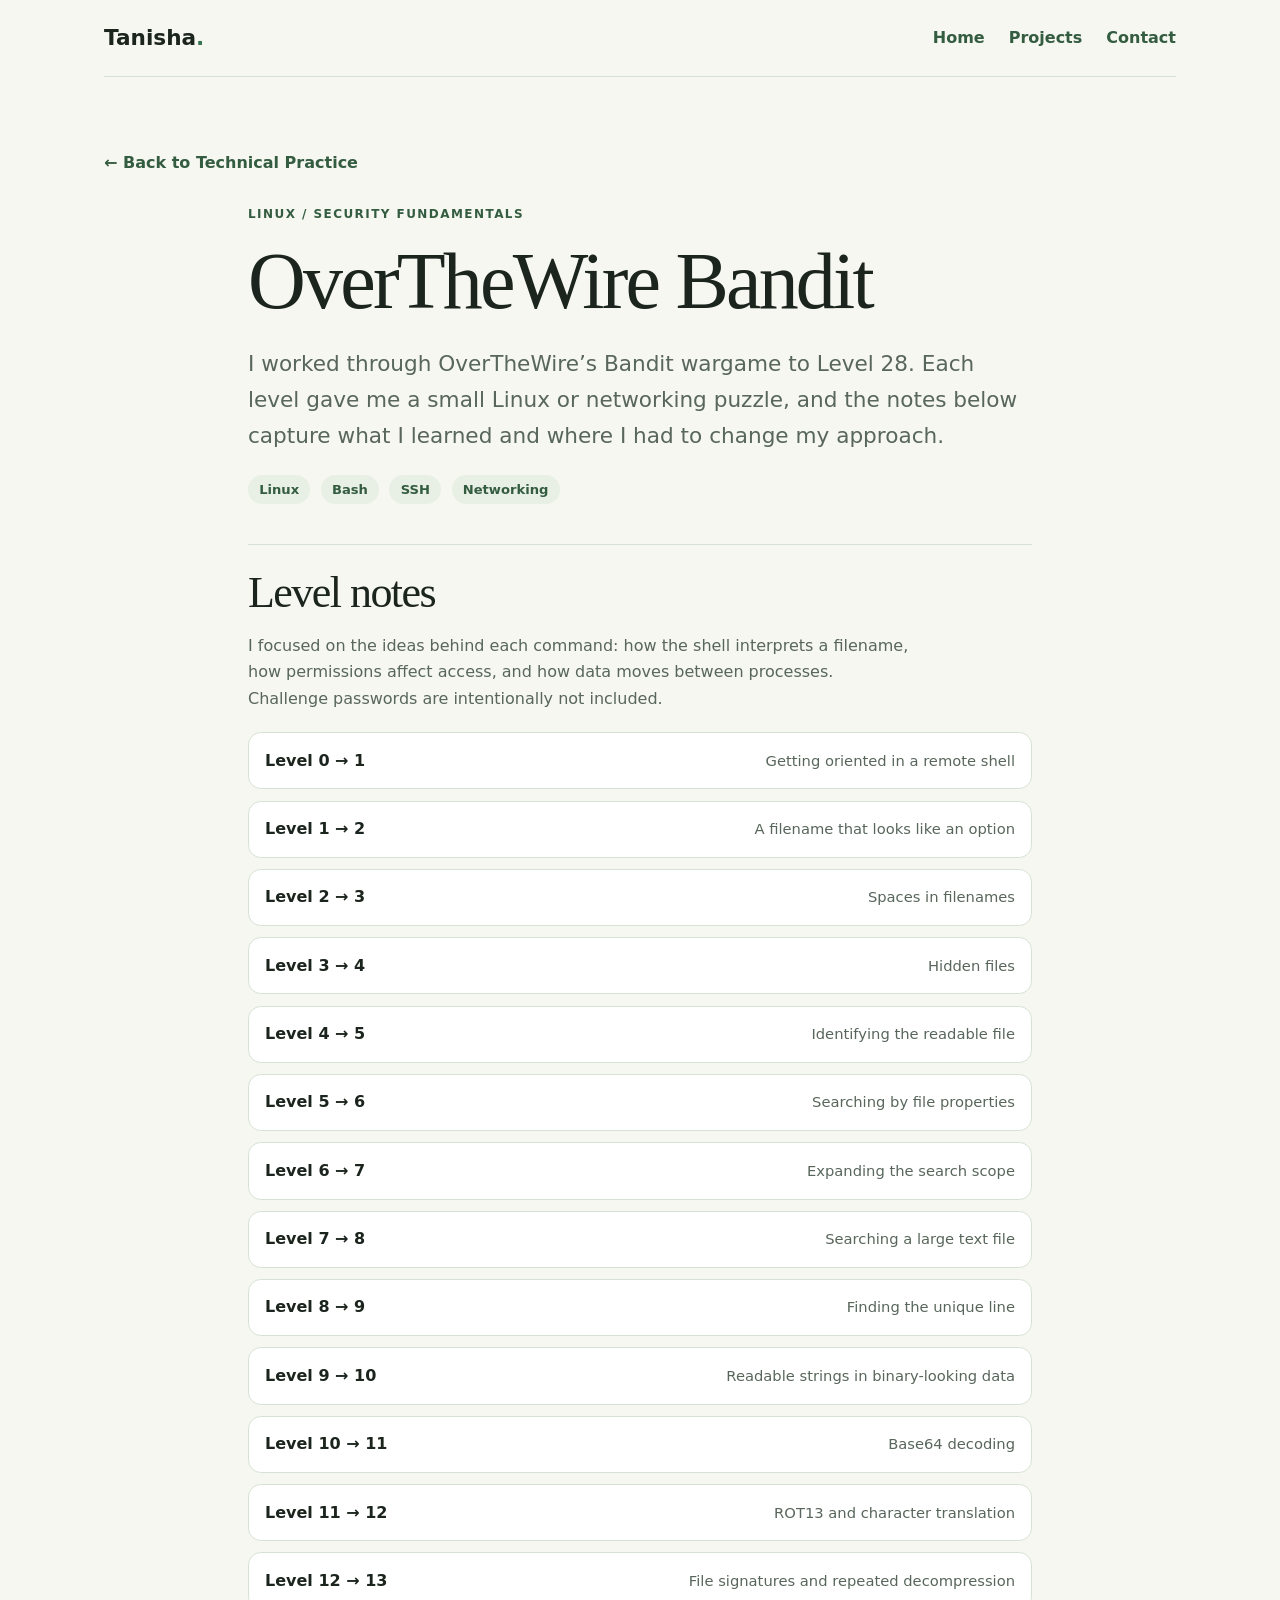
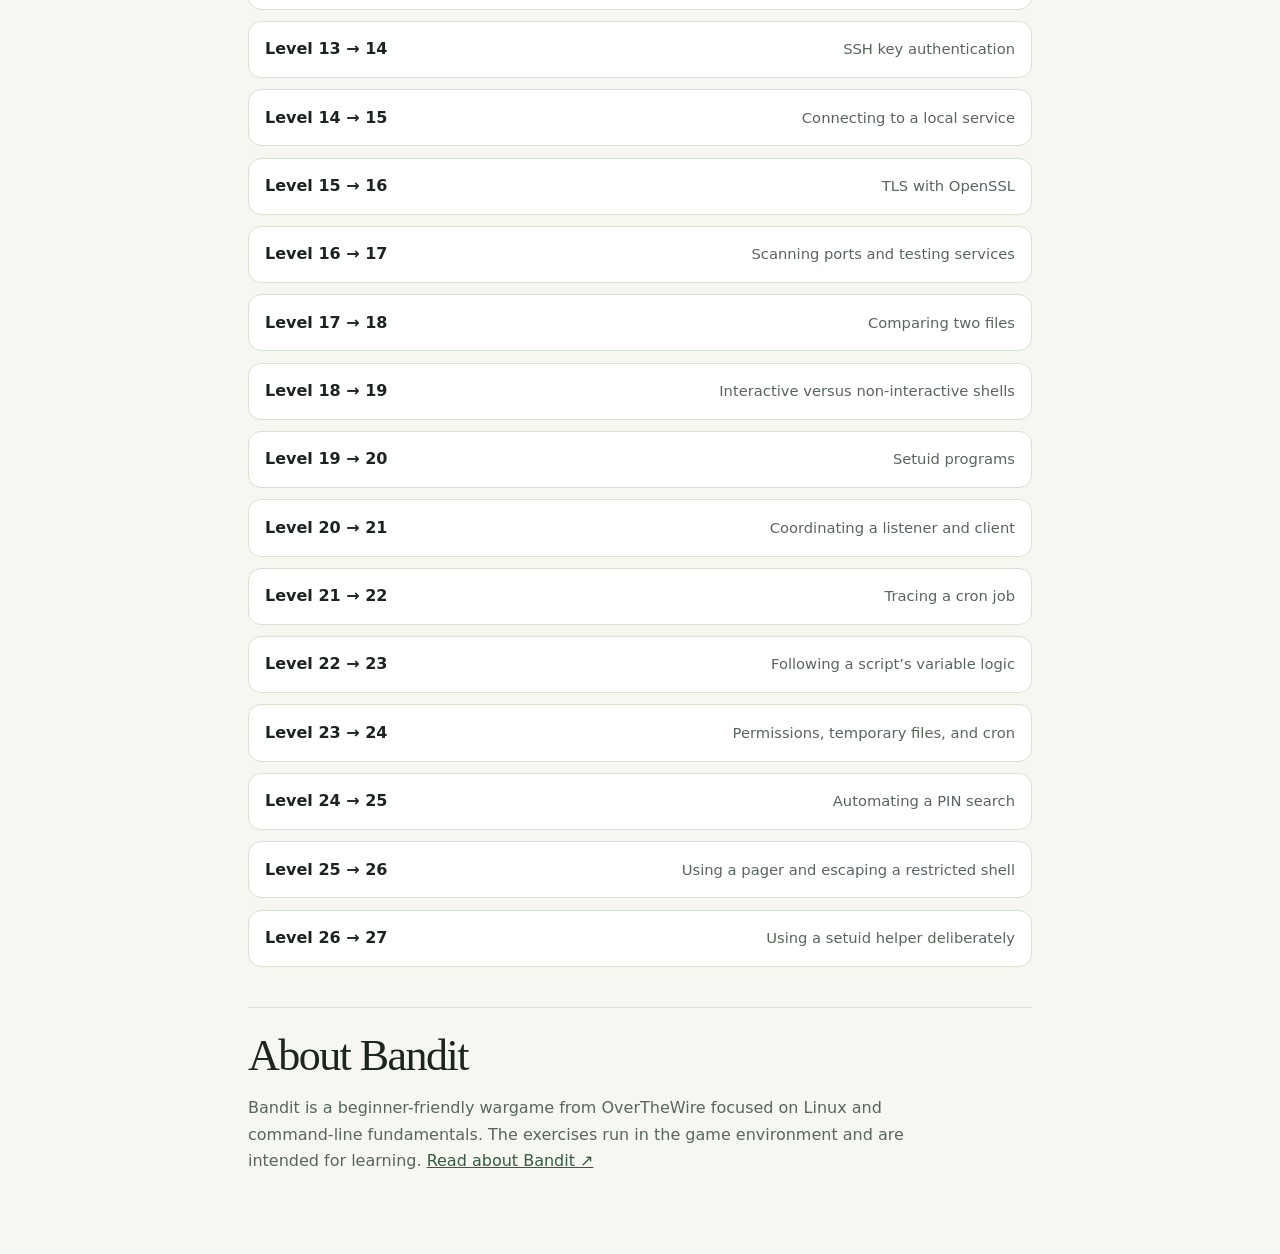
<file: bandit.html>
<!DOCTYPE html>
<html lang="en">
<head>
    <meta charset="UTF-8">
    <meta name="viewport" content="width=device-width, initial-scale=1.0">
    <title>OverTheWire Bandit | Tanisha</title>
    <link rel="stylesheet" href="style.css">
</head>
<body>
<a class="skip" href="#main">Skip to content</a>
<nav aria-label="Main navigation">
    <a class="brand" href="index.html">Tanisha<span>.</span></a>
    <div class="nav-links">
        <a href="index.html">Home</a>
        <a href="index.html#projects">Projects</a>
        <a href="index.html#contact">Contact</a>
    </div>
</nav>

<main id="main">
    <a href="index.html#practice" class="back-link">← Back to Technical Practice</a>
    <article class="project-detail">
        <p class="eyebrow">Linux / Security Fundamentals</p>
        <h1>OverTheWire Bandit</h1>
        <p class="project-intro">
            I worked through OverTheWire’s Bandit wargame to Level 28. Each level
            gave me a small Linux or networking puzzle, and the notes below capture
            what I learned and where I had to change my approach.
        </p>
        <div class="project-tags">
            <span>Linux</span>
            <span>Bash</span>
            <span>SSH</span>
            <span>Networking</span>
        </div>

        <h2>Level notes</h2>
        <p>
            I focused on the ideas behind each command: how the shell interprets a
            filename, how permissions affect access, and how data moves between
            processes. Challenge passwords are intentionally not included.
        </p>

        <div class="level-log">
            <details class="level-entry">
                <summary>Level 0 → 1 <span>Getting oriented in a remote shell</span></summary>
                <p>I used <code>pwd</code> and <code>ls -al</code> to understand where I was and what files were present, then read the supplied file. The first lesson was to inspect the environment before guessing.</p>
            </details>
            <details class="level-entry">
                <summary>Level 1 → 2 <span>A filename that looks like an option</span></summary>
                <p>A file named <code>-</code> is easy for a command to mistake for a flag or standard input. I learned to refer to it as <code>./-</code> so the path makes my intent explicit.</p>
            </details>
            <details class="level-entry">
                <summary>Level 2 → 3 <span>Spaces in filenames</span></summary>
                <p>The shell splits unquoted text on spaces, so I had to quote the filename (or escape its spaces) to make it one path instead of several arguments.</p>
            </details>
            <details class="level-entry">
                <summary>Level 3 → 4 <span>Hidden files</span></summary>
                <p>I used <code>ls -al</code> to reveal a hidden file, then used <code>file</code> to check its type before reading it. The challenge reinforced that a normal directory listing can hide useful entries.</p>
            </details>
            <details class="level-entry">
                <summary>Level 4 → 5 <span>Identifying the readable file</span></summary>
                <p>With many similarly named files, I used <code>file *</code> to inspect them in one pass and pick out the human-readable text. The useful move was narrowing the candidates by file type.</p>
            </details>
            <details class="level-entry">
                <summary>Level 5 → 6 <span>Searching by file properties</span></summary>
                <p>The target was buried in nested directories. I explored recursively, then used <code>find</code> with a size constraint and checked the candidate’s permissions and type. This was my first practice turning the clues into search filters.</p>
            </details>
            <details class="level-entry">
                <summary>Level 6 → 7 <span>Expanding the search scope</span></summary>
                <p>My first search stayed too close to the current directory. I moved up the filesystem and combined size, owner, and group filters; redirecting permission errors with <code>2&gt;/dev/null</code> kept the useful result visible.</p>
            </details>
            <details class="level-entry">
                <summary>Level 7 → 8 <span>Searching a large text file</span></summary>
                <p>I used <code>grep</code> to find the line containing a known marker in a large file. A precise search term was much faster than reading the file manually.</p>
            </details>
            <details class="level-entry">
                <summary>Level 8 → 9 <span>Finding the unique line</span></summary>
                <p>I learned that <code>uniq</code> only groups adjacent duplicates, so the lines need to be sorted first: <code>sort</code> followed by <code>uniq -u</code>. The ordering of a pipeline mattered.</p>
            </details>
            <details class="level-entry">
                <summary>Level 9 → 10 <span>Readable strings in binary-looking data</span></summary>
                <p>The file contained noisy, non-printable data. I filtered for printable characters and searched around the challenge’s marker rather than treating the entire file as ordinary text.</p>
            </details>
            <details class="level-entry">
                <summary>Level 10 → 11 <span>Base64 decoding</span></summary>
                <p>I recognized that the text was encoded rather than encrypted, then decoded it with <code>base64</code>. This helped distinguish a reversible representation from a security mechanism.</p>
            </details>
            <details class="level-entry">
                <summary>Level 11 → 12 <span>ROT13 and character translation</span></summary>
                <p>I used <code>tr</code> to map each letter to the character thirteen places away. Writing out the source and destination alphabets made the transformation easier to reason about.</p>
            </details>
            <details class="level-entry">
                <summary>Level 12 → 13 <span>File signatures and repeated decompression</span></summary>
                <p>This was a more involved file-format puzzle. I moved a copy into a temporary directory, inspected bytes with a hex dump, identified formats from their signatures, and repeatedly unpacked or decompressed the result. The tricky part was checking the file again after every transformation.</p>
            </details>
            <details class="level-entry">
                <summary>Level 13 → 14 <span>SSH key authentication</span></summary>
                <p>I learned to save a provided private key locally and use <code>ssh -i</code> to authenticate as the next account. This connected file handling with public-key login.</p>
            </details>
            <details class="level-entry">
                <summary>Level 14 → 15 <span>Connecting to a local service</span></summary>
                <p>I tried to identify what kind of service was listening, then connected to the local host and sent the data it expected. The key insight was that the task involved a port and a protocol, not another file to search.</p>
            </details>
            <details class="level-entry">
                <summary>Level 15 → 16 <span>TLS with OpenSSL</span></summary>
                <p>I used <code>openssl s_client</code> to establish a TLS connection to a host and port. I learned to use a protocol-aware client when a service expects an encrypted connection.</p>
            </details>
            <details class="level-entry">
                <summary>Level 16 → 17 <span>Scanning ports and testing services</span></summary>
                <p>I scanned a small port range with <code>nmap</code>, then tested the candidate services with OpenSSL. The challenge took some trial and error: an open port alone was not enough; I had to find the service that returned the expected kind of data.</p>
            </details>
            <details class="level-entry">
                <summary>Level 17 → 18 <span>Comparing two files</span></summary>
                <p>I used <code>diff</code> to compare the old and new files and identify the changed line. A comparison tool made a small difference easy to spot in otherwise similar data.</p>
            </details>
            <details class="level-entry">
                <summary>Level 18 → 19 <span>Interactive versus non-interactive shells</span></summary>
                <p>An interactive login triggered shell startup behavior that immediately ended my session. I had to understand what the shell was doing automatically and request the needed command in a non-interactive way instead.</p>
            </details>
            <details class="level-entry">
                <summary>Level 19 → 20 <span>Setuid programs</span></summary>
                <p>I inspected a setuid helper and learned that it runs with the file owner’s privileges. The important security lesson was how much access a program can expose if it accepts arbitrary commands.</p>
            </details>
            <details class="level-entry">
                <summary>Level 20 → 21 <span>Coordinating a listener and client</span></summary>
                <p>I used Netcat to listen on a port while the provided program connected back. Starting the listener in the background with <code>&amp;</code> let both sides run at once; figuring out the order and timing took some experimentation.</p>
            </details>
            <details class="level-entry">
                <summary>Level 21 → 22 <span>Tracing a cron job</span></summary>
                <p>I inspected the cron configuration and the script it launched, then followed the script to the temporary output file. This taught me to trace scheduled work from its configuration to its effects.</p>
            </details>
            <details class="level-entry">
                <summary>Level 22 → 23 <span>Following a script’s variable logic</span></summary>
                <p>The cron script built a filename from a username variable. I had to read the script carefully and run through its logic with the relevant account name to predict where it wrote the result.</p>
            </details>
            <details class="level-entry">
                <summary>Level 23 → 24 <span>Permissions, temporary files, and cron</span></summary>
                <p>I worked through which permissions let a scheduled script run, enter a directory, and write an output file. The subtle part was that directory execute permission controls traversal; I also compared <code>mkdir</code> with <code>mktemp</code> and saw why broad permissions such as <code>777</code> should not be the default choice.</p>
            </details>
            <details class="level-entry">
                <summary>Level 24 → 25 <span>Automating a PIN search</span></summary>
                <p>I generated the four-digit PIN candidates with a shell loop and piped them through one Netcat connection. My first script approach kept opening new connections; I learned to keep one connection open and stream all candidates through it.</p>
            </details>
            <details class="level-entry">
                <summary>Level 25 → 26 <span>Using a pager and escaping a restricted shell</span></summary>
                <p>I remembered that <code>more</code> becomes interactive when the output does not fit on screen. Making the terminal small enough opened that mode, from which I could launch an editor and switch to a usable shell. The challenge depended on understanding when a familiar command changes behavior.</p>
            </details>
            <details class="level-entry">
                <summary>Level 26 → 27 <span>Using a setuid helper deliberately</span></summary>
                <p>I inspected the helper’s permission bits, noticed the setuid bit, and used it to run a command with the next account’s privileges. This built on the earlier lesson about reading permission strings rather than treating them as decoration.</p>
            </details>
        </div>

        <h2>About Bandit</h2>
        <p>
            Bandit is a beginner-friendly wargame from OverTheWire focused on Linux
            and command-line fundamentals. The exercises run in the game environment
            and are intended for learning.
            <a href="https://overthewire.org/wargames/bandit/" target="_blank"
               rel="noopener noreferrer">Read about Bandit ↗</a>
        </p>
    </article>
</main>
</body>
</html>
</file>
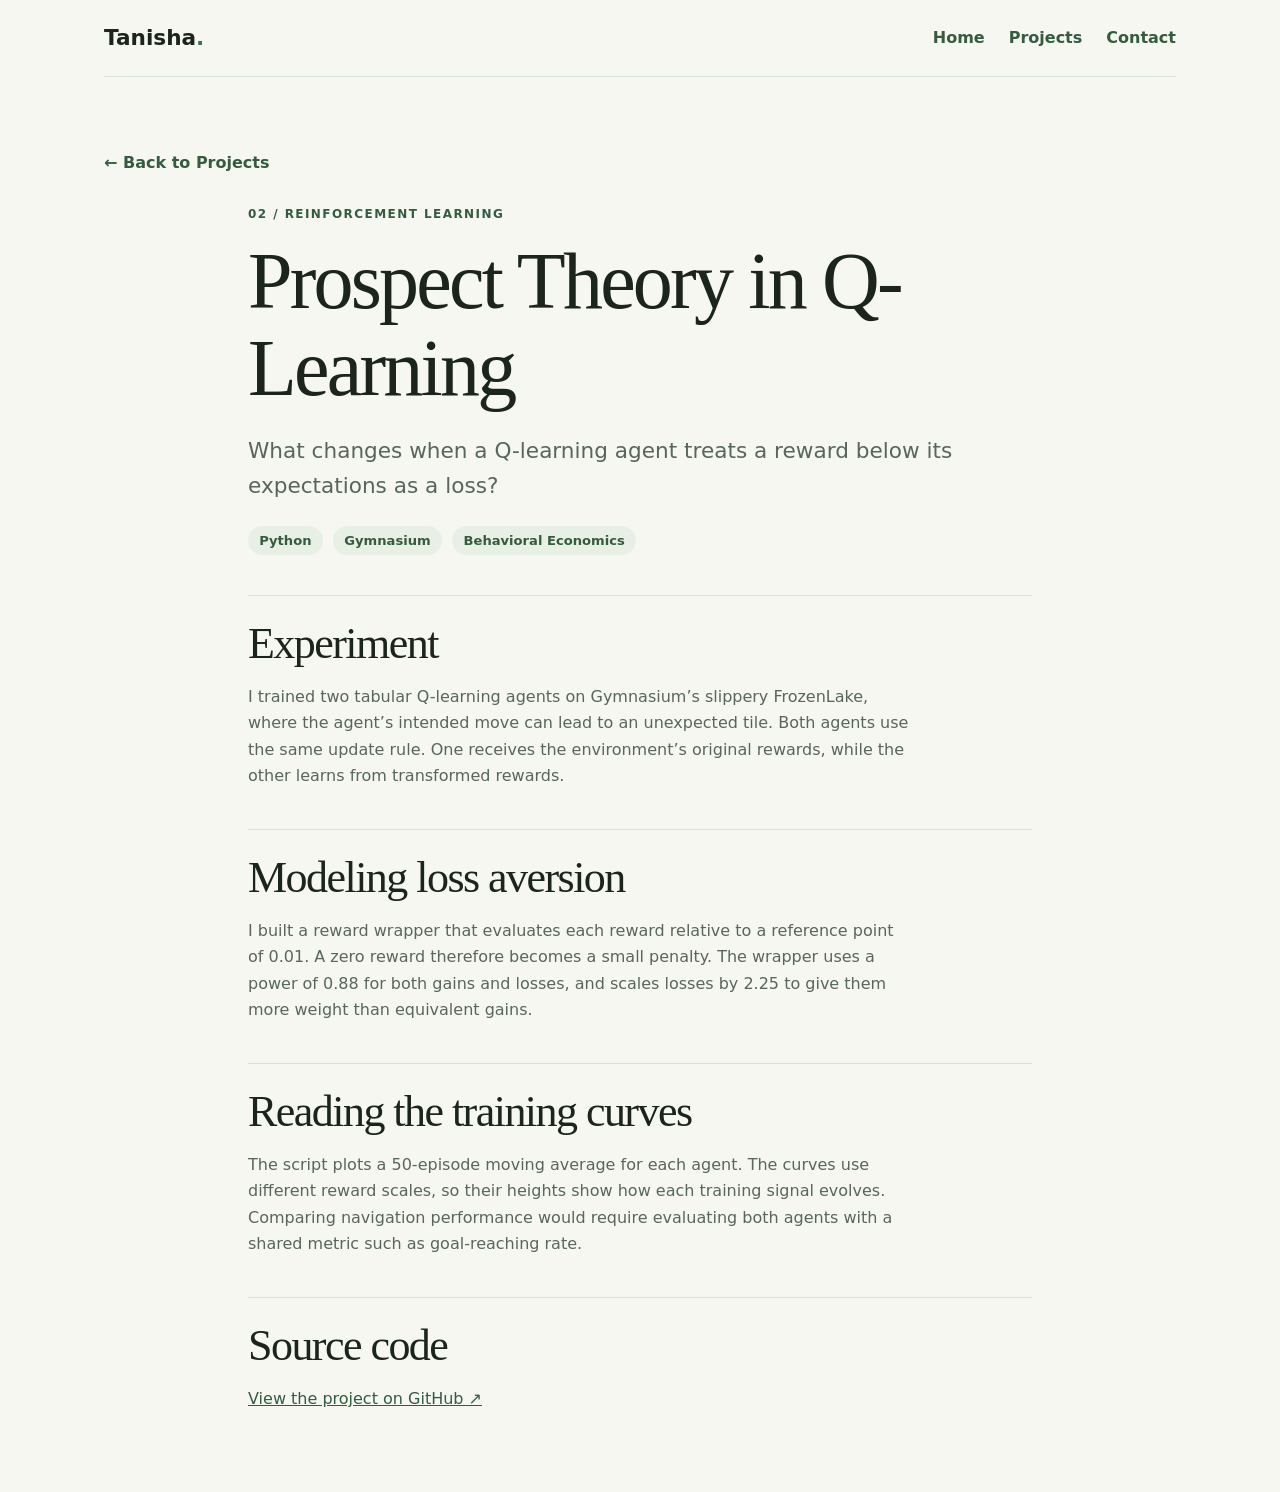
<file: prospect-theory.html>
<!DOCTYPE html>
<html lang="en">
<head>
    <meta charset="UTF-8">
    <meta name="viewport" content="width=device-width, initial-scale=1.0">
    <title>Prospect Theory in Q-Learning | Tanisha</title>
    <link rel="stylesheet" href="style.css">
</head>
<body>
<a class="skip" href="#main">Skip to content</a>
<nav aria-label="Main navigation">
    <a class="brand" href="index.html">Tanisha<span>.</span></a>
    <div class="nav-links">
        <a href="index.html">Home</a>
        <a href="index.html#projects">Projects</a>
        <a href="index.html#contact">Contact</a>
    </div>
</nav>


    <main id="main">
        <a href="index.html#projects" class="back-link">← Back to Projects</a>
        <article class="project-detail">
            <p class="eyebrow">02 / Reinforcement Learning</p>
            <h1>Prospect Theory in Q-Learning</h1>
            <p class="project-intro">
                What changes when a Q-learning agent treats a reward below its expectations as a loss?
            </p>
            <div class="project-tags">
                <span>Python</span>
                <span>Gymnasium</span>
                <span>Behavioral Economics</span>
            </div>

            <h2>Experiment</h2>
            <p>
                I trained two tabular Q-learning agents on Gymnasium’s slippery FrozenLake,
                where the agent’s intended move can lead to an unexpected tile.
                Both agents use the same update rule. One receives the environment’s
                original rewards, while the other learns from transformed rewards.
            </p>

            <h2>Modeling loss aversion</h2>
            <p>
                I built a reward wrapper that evaluates each reward relative to a
                reference point of 0.01. A zero reward therefore becomes a small penalty.
                The wrapper uses a power of 0.88 for both gains and losses, and scales losses
                by 2.25 to give them more weight than equivalent gains.
            </p>

            <h2>Reading the training curves</h2>
            <p>
                The script plots a 50-episode moving average for each agent.
                The curves use different reward scales, so their heights show how each
                training signal evolves. Comparing navigation performance would require
                evaluating both agents with a shared metric such as goal-reaching rate.
            </p>

            <h2>Source code</h2>
            <p>
                <a href="https://github.com/Tanisha7320/prospect_theory"
                   target="_blank" rel="noopener noreferrer">View the project on GitHub ↗</a>
            </p>
        </article>
    </main>
</body>
</html>
</file>
<file: style.css>
:root {
    color-scheme: light;
    --paper: #f5f7f0;
    --ink: #1b241d;
    --muted: #58665b;
    --accent: #345c40;
    --line: #d7e1d4;
    --soft: #e8efe4;
    --sage: #dce8d7;
    --deep-sage: #bfd2ba;
}

* { box-sizing: border-box; }

body {
    margin: 0;
    background: var(--paper);
    color: var(--ink);
    font: 1rem/1.65 system-ui, sans-serif;
}

a { color: var(--accent); }
a:focus-visible { outline: 3px solid #28764f; outline-offset: 5px; }
.skip { position: absolute; top: 0; left: 1rem; transform: translateY(-150%); }
.skip:focus { transform: none; background: white; padding: .5rem 1rem; z-index: 1; }

nav, main { width: min(100% - 2rem, 67rem); margin-inline: auto; }
nav {
    display: flex;
    justify-content: space-between;
    align-items: center;
    flex-wrap: wrap;
    gap: .25rem 1.5rem;
    padding-block: 1rem;
    border-bottom: 1px solid var(--line);
}

.brand { font-weight: 800; font-size: 1.35rem; text-decoration: none; color: var(--ink); }
.brand span, #about h1 span { color: #397553; }
.nav-links { display: flex; flex-wrap: wrap; gap: .25rem clamp(.5rem, 2vw, 1.5rem); }
.nav-links a { display: inline-flex; align-items: center; min-height: 44px; text-decoration: none; font-weight: 600; }
.nav-links a:hover, .back-link:hover { text-decoration: underline; text-underline-offset: .25em; }

main { padding-block: clamp(2rem, 5vw, 4.5rem); }
main > section + section { margin-top: clamp(2.75rem, 7vw, 5.5rem); }
#about, #contact {
    padding: clamp(1.5rem, 6vw, 4.5rem);
    border: 1px solid var(--line);
    border-radius: 1.5rem;
    background: var(--soft);
}
#about { background: radial-gradient(ellipse at top right, #cfe4d1, transparent 70%), var(--soft); }

h1, h2, h3 {
    margin: 0;
    font-family: Georgia, serif;
    font-weight: 500;
    line-height: 1.08;
    letter-spacing: -.035em;
}
h1 { font-size: clamp(2.6rem, 8vw, 6rem); }
h2 { font-size: clamp(1.85rem, 4vw, 2.75rem); }
h3 { font-size: clamp(1.65rem, 4vw, 2.4rem); }
p { color: var(--muted); max-width: 65ch; }
#about h1 + p, .project-intro { font-size: clamp(1.1rem, 2vw, 1.35rem); }
#about h1 + p { max-width: 48ch; }

.eyebrow {
    margin: 0 0 .85rem;
    color: var(--accent);
    font-size: .75rem;
    font-weight: 750;
    letter-spacing: .12em;
    text-transform: uppercase;
}
.actions, .project-tags { display: flex; flex-wrap: wrap; gap: .65rem; }
.actions { margin-top: 1.6rem; }
.button {
    display: inline-flex;
    align-items: center;
    min-height: 44px;
    padding: .55rem 1rem;
    border: 1px solid var(--accent);
    border-radius: .55rem;
    background: var(--accent);
    color: white;
    font-weight: 650;
    text-decoration: none;
}
.button.secondary { background: transparent; color: var(--accent); }
.button:hover { background: #163e2b; color: white; }

.project-card {
    display: block;
    margin-top: 1rem;
    border: 1px solid var(--line);
    border-radius: 1.25rem;
    background: white;
    text-decoration: none;
    color: inherit;
}
.project-card:hover, .project-card:focus-visible { border-color: var(--accent); box-shadow: 0 8px 24px #182d2512; }
.project { padding: clamp(1.25rem, 4vw, 2.75rem); }
.project-tags span {
    padding: .25rem .7rem;
    border-radius: 999px;
    background: var(--soft);
    color: var(--accent);
    font-size: .82rem;
    font-weight: 600;
}
.level-log { display: grid; gap: .7rem; margin-top: 1.25rem; }
.level-entry {
    border: 1px solid var(--line);
    border-radius: .8rem;
    background: white;
    overflow: hidden;
}
.level-entry summary {
    display: flex;
    align-items: baseline;
    justify-content: space-between;
    gap: .5rem 1rem;
    padding: .9rem 1rem;
    color: var(--ink);
    cursor: pointer;
    font-weight: 700;
    list-style-position: inside;
}
.level-entry summary span { color: var(--muted); font-size: .92rem; font-weight: 500; }
.level-entry[open] summary { border-bottom: 1px solid var(--line); }
.level-entry p { margin: 0; padding: .9rem 1rem 1rem; }
.level-entry code { padding: .08em .3em; border-radius: .25rem; background: var(--soft); color: var(--ink); font-size: .92em; }
.read-more { display: inline-block; margin-top: 1.25rem; color: var(--accent); font-weight: 700; }
.project-card:hover .read-more { text-decoration: underline; text-underline-offset: .25em; }

.back-link { display: inline-block; padding-block: .55rem; margin-bottom: 1.25rem; font-weight: 650; text-decoration: none; }
.project-detail { max-width: 49rem; margin-inline: auto; }
.project-detail h1 { font-size: clamp(2.55rem, 7vw, 5rem); }
.project-detail h2 { margin-top: 2.5rem; padding-top: 1.5rem; border-top: 1px solid var(--line); }
.equation, figure {
    margin: 1.5rem 0;
    padding: clamp(.65rem, 3vw, 1.5rem);
    background: white;
    border: 1px solid var(--line);
    border-radius: .75rem;
}
.equation { overflow-x: auto; text-align: center; }
.project-image { display: block; width: 100%; height: auto; }
.image-caption { margin-top: .8rem; font-size: .9rem; color: var(--muted); }

@media (max-width: 38rem) {
    .level-entry summary { display: list-item; }
    .level-entry summary span { display: block; margin: .25rem 0 0 1.2rem; }
}

@media (prefers-reduced-motion: no-preference) {
    #about { animation: arrive .55s ease-out both; }
    #about > * { animation: arrive .6s ease-out both; }
    #about h1 { animation-delay: .08s; }
    #about h1 + p { animation-delay: .15s; }
    #about .actions { animation-delay: .22s; }
    .project-detail { animation: arrive .5s ease-out both; }

    .project-card {
        transition: transform .22s ease, box-shadow .22s ease, border-color .22s ease;
    }

    .read-more, .button { transition: transform .22s ease, background-color .22s ease, color .22s ease; }
    .button:active { transform: scale(.97); }

    @media (hover: hover) {
        .project-card:hover { transform: translateY(-4px); }
        .project-card:hover .read-more { transform: translateX(5px); }
    }
}

@keyframes arrive {
    from { opacity: 0; transform: translateY(12px); }
    to { opacity: 1; transform: translateY(0); }
}
.button span { margin-inline-start: .35em; }

/* Editorial portfolio home */
.home-page { background: var(--paper); }
.site-nav, .home-main, .site-footer {
    width: min(100% - 3rem, 82rem);
    margin-inline: auto;
}
.site-nav {
    min-height: 5.5rem;
    padding-block: .8rem;
    border-bottom: 1px solid var(--line);
}
.site-nav .brand, .site-footer .brand {
    color: var(--ink);
    font-family: Georgia, serif;
    font-size: 1.45rem;
    font-style: italic;
    font-weight: 600;
    letter-spacing: -.04em;
}
.site-nav .brand span, .site-footer .brand span { color: var(--accent); }
.site-nav .nav-links { gap: clamp(1rem, 2.4vw, 2.4rem); }
.site-nav .nav-links a {
    color: var(--ink);
    font-size: .76rem;
    font-weight: 750;
    letter-spacing: .07em;
    text-transform: uppercase;
}
.nav-cta {
    display: inline-flex;
    align-items: center;
    justify-content: center;
    gap: .55rem;
    min-height: 2.85rem;
    padding: .65rem 1.15rem;
    border: 1px solid var(--ink);
    border-radius: 999px;
    background: var(--ink);
    color: white;
    font-size: .88rem;
    font-weight: 650;
    text-decoration: none;
    transition: transform .2s ease, background-color .2s ease;
}
.nav-cta > span:first-child { color: #a9d49d; font-size: .8rem; }
.nav-cta:hover { transform: translateY(-2px); background: var(--accent); }
.home-main { padding-block: 0 5rem; }
.hero {
    position: relative;
    display: grid;
    grid-template-columns: minmax(15rem, 1fr) minmax(19rem, 1.15fr) minmax(9.5rem, .48fr);
    align-items: center;
    gap: clamp(1.25rem, 3vw, 3.5rem);
    min-height: min(47rem, calc(100svh - 5.5rem));
    padding: clamp(2rem, 4.5vw, 4.5rem) clamp(0rem, 2vw, 1.5rem) 5.5rem;
    border: 0;
    border-radius: 0;
    background: radial-gradient(ellipse at 52% 48%, #e6eee1 0, #f5f7f0 57%);
}
.home-main > section + section { margin-top: 0; }
.hero-copy { position: relative; z-index: 1; max-width: 29rem; }
.hero .eyebrow { margin-bottom: 1.25rem; }
.hero h1 {
    color: #172019;
    font-family: Arial, Helvetica, sans-serif;
    font-size: clamp(3.1rem, 6.2vw, 6.7rem);
    font-weight: 400;
    letter-spacing: -.085em;
    line-height: .92;
}
.hero h1 em, .contact-section h2 em {
    font-family: Georgia, 'Times New Roman', serif;
    font-weight: 400;
    letter-spacing: -.065em;
}
.hero-tags { display: flex; flex-wrap: wrap; gap: .45rem; margin-top: 1.5rem; }
.hero-tags span {
    display: inline-flex;
    align-items: center;
    min-height: 2rem;
    padding: .35rem .75rem;
    border: 1px solid #cbd7c7;
    border-radius: 999px;
    background: #fbfcf8;
    color: var(--ink);
    font-size: .75rem;
    font-weight: 650;
}
.hero-summary { max-width: 29rem; margin: 1.35rem 0 0; font-size: .96rem; line-height: 1.7; }
.round-link {
    display: flex;
    width: clamp(8.2rem, 13vw, 10.5rem);
    aspect-ratio: 1;
    flex-direction: column;
    justify-content: center;
    margin-top: clamp(1.5rem, 4vw, 3.25rem);
    padding: 1.1rem;
    border: 1px solid var(--accent);
    border-radius: 50%;
    color: var(--ink);
    text-decoration: none;
    transition: background .25s ease, color .25s ease, transform .25s ease;
}
.round-link:hover { transform: rotate(-4deg); background: var(--accent); color: white; }
.round-kicker { margin-bottom: .4rem; font-size: .62rem; letter-spacing: .08em; text-transform: uppercase; }
.round-title { font-size: clamp(1.05rem, 1.6vw, 1.45rem); font-weight: 550; line-height: 1.08; }
.hero-portrait-wrap { display: flex; justify-content: center; align-items: center; min-width: 0; }
.portrait-halo {
    width: min(100%, 28rem);
    aspect-ratio: .78;
    padding: clamp(.55rem, 1.3vw, 1.15rem);
    border-radius: 50% / 43%;
    background: #f9fbf6;
    box-shadow: 0 0 0 1px #dbe6d6, 0 24px 70px #82957e2b;
    overflow: hidden;
}
.hero-portrait {
    display: block;
    width: 100%;
    height: 100%;
    border-radius: 50% / 43%;
    object-fit: cover;
    object-position: center 24%;
    background: var(--sage);
}
.hero-focus { align-self: center; }
.focus-label { margin: 0 0 1.3rem; font-size: .68rem; font-weight: 750; letter-spacing: .1em; }
.focus-item { padding: 1.05rem 0; border-top: 1px solid var(--line); }
.focus-item > span { color: var(--accent); font-size: .65rem; font-weight: 750; letter-spacing: .08em; }
.focus-item p { margin: .35rem 0 0; color: var(--ink); font-size: clamp(.9rem, 1.1vw, 1.05rem); line-height: 1.35; }
.hero-footer {
    position: absolute;
    right: clamp(0rem, 2vw, 1.5rem);
    bottom: 1.2rem;
    left: clamp(0rem, 2vw, 1.5rem);
    display: flex;
    align-items: center;
    justify-content: space-between;
    gap: 1rem;
    padding-top: 1rem;
    border-top: 1px solid var(--line);
}
.hero-footer p { margin: 0; font-size: .78rem; font-weight: 600; }
.hero-socials { display: flex; gap: 1.2rem; }
.hero-socials a, .site-footer > a:last-child {
    color: var(--ink);
    font-size: .78rem;
    font-weight: 650;
    text-decoration: none;
}
.hero-socials a:hover, .site-footer > a:last-child:hover { text-decoration: underline; text-underline-offset: .25em; }
.work-section, .practice-section { padding-top: clamp(3rem, 7vw, 6rem); }
.section-heading { display: flex; align-items: end; justify-content: space-between; gap: 1.5rem; margin-bottom: 1.5rem; }
.section-heading .eyebrow { margin-bottom: .6rem; }
.section-heading h2, .contact-section h2 { color: var(--ink); font-size: clamp(2.25rem, 4vw, 3.75rem); }
.section-heading > p { max-width: 25rem; margin: 0 0 .25rem; font-size: .92rem; }
.work-grid { display: grid; grid-template-columns: repeat(2, minmax(0, 1fr)); gap: 1rem; }
.work-grid .project-card { margin-top: 0; border-color: var(--line); border-radius: 1.1rem; background: #fbfcf8; }
.work-grid .project { padding: clamp(1.35rem, 3vw, 2.5rem); }
.work-grid h3 { margin-bottom: .9rem; color: var(--ink); font-size: clamp(1.55rem, 2.5vw, 2.2rem); }
.work-grid .project > p:not(.eyebrow) { min-height: 3.3em; }
.work-grid .project-tags { margin-top: 1.15rem; }
.work-grid .project-tags span { background: var(--soft); }
.practice-card {
    display: grid;
    grid-template-columns: 1.2fr .8fr;
    gap: 2rem;
    align-items: end;
    padding: clamp(1.4rem, 4vw, 2.75rem);
    border: 1px solid var(--line);
    border-radius: 1.1rem;
    background: #eaf1e6;
    color: inherit;
    text-decoration: none;
    transition: border-color .2s ease, transform .2s ease;
}
.practice-card:hover { transform: translateY(-3px); border-color: var(--accent); }
.practice-card h3 { color: var(--ink); font-size: clamp(1.7rem, 3vw, 2.5rem); }
.practice-card p:not(.eyebrow) { margin-bottom: 0; }
.practice-meta { display: flex; flex-direction: column; align-items: flex-end; gap: 1rem; }
.practice-meta .read-more { margin-top: 0; }
.contact-section {
    display: grid;
    grid-template-columns: 1.1fr .9fr;
    gap: 2rem;
    align-items: end;
    margin-top: clamp(3rem, 7vw, 6rem);
    padding: clamp(1.6rem, 5vw, 4rem);
    border: 0;
    border-radius: 1.2rem;
    background: var(--sage);
}
.contact-section .eyebrow { margin-bottom: .75rem; }
.contact-section h2 { line-height: 1.02; }
.contact-copy p { margin-top: 0; }
.contact-cta { margin-top: .6rem; }
.site-footer { display: flex; align-items: center; justify-content: space-between; gap: 1rem; padding-block: 1.3rem 2rem; border-top: 1px solid var(--line); }
.site-footer p { margin: 0; font-size: .78rem; }

@media (max-width: 900px) {
    .hero { grid-template-columns: minmax(0, 1fr) minmax(15rem, .9fr); min-height: 0; padding-bottom: 7rem; }
    .hero-portrait-wrap { grid-column: 2; grid-row: 1 / span 2; }
    .hero-focus { grid-column: 1 / -1; display: grid; grid-template-columns: repeat(3, 1fr); gap: 1rem; margin-top: 1rem; }
    .focus-label { grid-column: 1 / -1; margin-bottom: 0; }
    .focus-item { padding-top: .8rem; }
}
@media (max-width: 620px) {
    .site-nav, .home-main, .site-footer { width: min(100% - 2rem, 82rem); }
    .site-nav { gap: .5rem; min-height: 4.5rem; }
    .site-nav .brand { font-size: 1.2rem; }
    .site-nav .nav-links { order: 3; width: 100%; justify-content: space-between; }
    .site-nav .nav-links a { min-height: 2.5rem; font-size: .68rem; }
    .site-nav .nav-cta { min-height: 2.5rem; padding: .5rem .8rem; font-size: .76rem; }
    .hero { display: flex; flex-direction: column; align-items: stretch; gap: 1.75rem; padding: 2.5rem 0 6rem; }
    .hero-copy { max-width: none; }
    .hero h1 { font-size: clamp(3.5rem, 16vw, 5.25rem); }
    .hero-summary { max-width: 34rem; }
    .round-link { width: 8.5rem; margin-top: 1.4rem; }
    .hero-portrait-wrap { order: 2; }
    .portrait-halo { width: min(78vw, 22rem); }
    .hero-focus { order: 3; display: grid; grid-template-columns: 1fr; gap: 0; margin-top: .3rem; }
    .focus-label { margin-bottom: .4rem; }
    .focus-item { display: grid; grid-template-columns: 2.2rem 1fr; gap: .5rem; padding: .8rem 0; }
    .focus-item p { margin: 0; }
    .hero-footer { right: 0; left: 0; bottom: .7rem; }
    .hero-footer p { max-width: 15rem; font-size: .7rem; }
    .hero-socials { gap: .8rem; }
    .hero-socials a { font-size: .7rem; }
    .section-heading { display: block; }
    .section-heading > p { margin-top: .8rem; }
    .work-grid { grid-template-columns: 1fr; }
    .work-grid .project > p:not(.eyebrow) { min-height: 0; }
    .practice-card, .contact-section { grid-template-columns: 1fr; gap: 1.3rem; }
    .practice-meta { align-items: flex-start; }
    .contact-section { padding: 1.5rem; }
    .site-footer { flex-wrap: wrap; }
    .site-footer p { order: 3; width: 100%; }
}

/* Scrapbook portfolio direction */
.scrapbook-home {
    --paper: #f4f3eb;
    --ink: #22231f;
    --muted: #5f6259;
    --accent: #55714f;
    --line: #d4d8c9;
    --soft: #e6ebdd;
    --coral: #e45a3b;
    min-height: 100vh;
    background:
        radial-gradient(ellipse at 68% 32%, #e6eadf 0, transparent 42%),
        var(--paper);
    color: var(--ink);
}
.scrap-header, .scrap-main, .scrap-footer {
    width: min(100% - 4rem, 88rem);
    margin-inline: auto;
}
.scrap-header {
    display: flex;
    align-items: center;
    justify-content: space-between;
    gap: 1.5rem;
    min-height: 5rem;
    border-bottom: 1px solid var(--line);
}
.scrap-brand {
    color: var(--ink);
    font-family: Georgia, serif;
    font-size: 1.35rem;
    font-style: italic;
    font-weight: 700;
    text-decoration: none;
}
.scrap-brand:first-letter { color: var(--accent); }
.scrap-header nav { display: flex; justify-content: flex-end; gap: clamp(1.2rem, 3vw, 3rem); width: auto; margin: 0; padding: 0; border: 0; }
.scrap-header nav a {
    display: inline-flex;
    align-items: center;
    min-height: 44px;
    color: var(--ink);
    font-size: .78rem;
    font-weight: 750;
    letter-spacing: .08em;
    text-decoration: none;
    text-transform: uppercase;
}
.scrap-header nav a:hover { color: var(--accent); }
.scrap-header nav a span { margin-left: .3rem; color: var(--accent); }
.scrap-main { padding-block: 0 4rem; }
.scrap-hero {
    display: grid;
    grid-template-columns: minmax(0, 1.65fr) minmax(16rem, .72fr);
    gap: clamp(2rem, 6vw, 6rem);
    align-items: center;
    min-height: min(54rem, calc(100vh - 5rem));
    padding-block: clamp(2.25rem, 5vw, 4rem) clamp(3rem, 7vw, 6rem);
    border-bottom: 1px solid var(--line);
}
.scrap-intro { position: relative; min-width: 0; }
.scrap-eyebrow {
    margin: 0 0 1.1rem;
    color: var(--ink);
    font-size: .74rem;
    font-weight: 750;
    letter-spacing: .16em;
    line-height: 1.4;
    text-transform: uppercase;
}
.scrap-intro h1 { position: relative; margin: 0; }
.hello-line {
    display: block;
    margin-bottom: -.04em;
    font-family: Georgia, 'Times New Roman', serif;
    font-size: clamp(3.2rem, 7vw, 7rem);
    font-style: italic;
    font-weight: 400;
    letter-spacing: -.075em;
    line-height: .95;
}
.name-line {
    position: relative;
    display: inline-block;
    font-family: Arial, Helvetica, sans-serif;
    font-size: clamp(5rem, 13vw, 12rem);
    font-weight: 800;
    letter-spacing: -.09em;
    line-height: .95;
}
.name-period { color: var(--coral); letter-spacing: -.08em; }
.name-line::after {
    position: absolute;
    right: 0;
    bottom: -.09em;
    left: .02em;
    height: .13em;
    background: url("data:image/svg+xml,%3Csvg xmlns='http://www.w3.org/2000/svg' viewBox='0 0 500 28'%3E%3Cpath d='M2 16 C36 0 55 26 92 13 S150 1 183 15 242 27 278 12 337 2 372 16 435 25 498 8' fill='none' stroke='%23e45a3b' stroke-width='6' stroke-linecap='round'/%3E%3C/svg%3E") center / 100% 100% no-repeat;
    content: "";
}
.dog-sticker {
    position: absolute;
    top: 39%;
    left: clamp(17rem, 38vw, 36rem);
    width: clamp(3.3rem, 6vw, 5.25rem);
    transform: rotate(8deg);
    filter: drop-shadow(0 5px 2px #22231f14);
}
.photo-stack {
    position: relative;
    display: flex;
    align-items: flex-start;
    gap: clamp(.8rem, 2vw, 1.8rem);
    width: min(100%, 59rem);
    margin-top: clamp(1.4rem, 3vw, 2.8rem);
    padding: .2rem .5rem 1.5rem;
}
.polaroid {
    position: relative;
    z-index: 1;
    margin: 0;
    padding: .65rem .65rem .8rem;
    background: #fffefa;
    box-shadow: 0 13px 30px #353a3026;
}
.polaroid img { display: block; width: 100%; background: var(--soft); object-fit: cover; }
.polaroid figcaption {
    padding: .65rem .15rem .05rem;
    color: #4c5147;
    font-family: Georgia, 'Times New Roman', serif;
    font-size: clamp(.72rem, 1.15vw, 1rem);
    font-style: italic;
    line-height: 1.2;
}
.portrait-print { width: 44%; transform: rotate(-4deg) translateY(.3rem); }
.portrait-print img { aspect-ratio: 1.25; object-position: center 42%; }
.river-print { width: 39%; margin-top: .7rem; transform: rotate(3deg); }
.river-print img { aspect-ratio: .92; object-position: center 65%; }
.about-note {
    align-self: center;
    padding: clamp(1.4rem, 2.8vw, 2.5rem);
    border: 1px solid #d6ddcf;
    border-radius: 1rem;
    background: #e8eee2e8;
    box-shadow: 0 18px 45px #4e63450c;
}
.about-note .scrap-eyebrow { color: var(--accent); }
.about-note p:not(.scrap-eyebrow) { margin: 0; color: #424940; font-size: clamp(.98rem, 1.2vw, 1.08rem); line-height: 1.8; }
.about-note .about-copy { margin-bottom: 1.1rem !important; color: var(--ink) !important; font-size: clamp(1.08rem, 1.35vw, 1.2rem) !important; font-weight: 550; line-height: 1.65 !important; }
.about-rule { width: 3rem; height: 2px; margin: 1.4rem 0 .8rem; background: var(--coral); }
.about-note .about-signoff { color: var(--accent) !important; font-family: Georgia, 'Times New Roman', serif; font-size: .95rem !important; font-style: italic; }
.scrap-projects { padding-top: clamp(3.5rem, 7vw, 6.5rem); }
.scrap-section-head { display: flex; align-items: end; justify-content: space-between; margin-bottom: 1.5rem; }
.scrap-section-head .scrap-eyebrow { margin-bottom: .35rem; color: var(--accent); }
.scrap-section-head h2, .scrap-contact h2 { margin: 0; color: var(--ink); font-family: Arial, Helvetica, sans-serif; font-size: clamp(2.8rem, 6vw, 5rem); font-weight: 700; letter-spacing: -.075em; line-height: 1; }
.scrap-section-head h2 span, .scrap-contact h2 span { color: var(--coral); }
.scrap-project-grid { display: grid; grid-template-columns: repeat(3, minmax(0, 1fr)); gap: 1rem; }
.scrap-project-card {
    display: grid;
    grid-template-columns: auto 1fr;
    gap: .95rem;
    min-height: 17rem;
    padding: clamp(1.15rem, 2vw, 1.7rem);
    border: 1px solid var(--line);
    border-radius: .7rem;
    background: #fbfbf6;
    color: inherit;
    text-decoration: none;
    transition: transform .2s ease, box-shadow .2s ease, border-color .2s ease;
}
.scrap-project-card:hover { transform: translateY(-4px); border-color: var(--accent); box-shadow: 0 12px 30px #364b3317; }
.scrap-project-num { color: var(--accent); font-size: .72rem; font-weight: 750; letter-spacing: .08em; }
.scrap-project-card .scrap-eyebrow { margin-bottom: .65rem; color: var(--muted); font-size: .66rem; }
.scrap-project-card h3 { margin: 0 0 .8rem; color: var(--ink); font-family: Georgia, 'Times New Roman', serif; font-size: clamp(1.3rem, 2vw, 1.75rem); font-weight: 500; letter-spacing: -.04em; line-height: 1.1; }
.scrap-project-card p:not(.scrap-eyebrow) { margin: 0; font-size: .9rem; line-height: 1.65; }
.scrap-link { display: inline-block; margin-top: 1.2rem; color: var(--accent); font-size: .82rem; font-weight: 750; }
.scrap-link span { color: var(--coral); }
.scrap-contact {
    display: flex;
    justify-content: space-between;
    align-items: end;
    gap: 2rem;
    margin-top: clamp(4rem, 8vw, 7rem);
    padding: clamp(1.6rem, 4vw, 3.5rem);
    border-radius: .9rem;
    background: #e1e9d9;
}
.scrap-contact .scrap-eyebrow { color: var(--accent); }
.scrap-contact h2 { font-size: clamp(2.6rem, 5.5vw, 4.5rem); }
.scrap-contact > div:first-child > p:last-child { max-width: 35rem; margin: 1rem 0 0; }
.contact-links { display: flex; flex-direction: column; align-items: flex-end; gap: .75rem; min-width: 10rem; }
.contact-links a { color: var(--ink); font-size: 1.05rem; font-weight: 700; text-decoration: none; }
.contact-links a span { color: var(--accent); }
.contact-links a:hover { text-decoration: underline; text-underline-offset: .25em; }
.scrap-footer { display: flex; align-items: center; justify-content: space-between; gap: 1rem; padding-block: 1.2rem 2rem; color: var(--muted); font-size: .78rem; }
.scrap-footer a { color: var(--ink); text-decoration: none; }
.scrap-footer a:hover { text-decoration: underline; }
@media (pointer: fine) {
    :root { --circle-cursor: url("data:image/svg+xml,%3Csvg%20xmlns%3D%22http%3A%2F%2Fwww.w3.org%2F2000%2Fsvg%22%20width%3D%2216%22%20height%3D%2216%22%20viewBox%3D%220%200%2016%2016%22%3E%3Ccircle%20cx%3D%228%22%20cy%3D%228%22%20r%3D%225%22%20fill%3D%22%23345c40%22%20stroke%3D%22%23fff%22%20stroke-width%3D%221.5%22%2F%3E%3C%2Fsvg%3E") 8 8; }
    html { cursor: var(--circle-cursor), auto; }
    a, button, summary { cursor: var(--circle-cursor), pointer; }
}
@media (max-width: 900px) {
    .scrap-hero { grid-template-columns: minmax(0, 1.3fr) minmax(15rem, .8fr); gap: 2rem; }
    .name-line { font-size: clamp(5rem, 13vw, 9rem); }
    .dog-sticker { left: clamp(17rem, 42vw, 28rem); }
    .scrap-project-grid { grid-template-columns: 1fr 1fr; }
    .scrap-project-card:last-child { grid-column: 1 / -1; min-height: 0; }
}
@media (max-width: 620px) {
    .scrap-header, .scrap-main, .scrap-footer { width: min(100% - 2rem, 88rem); }
    .scrap-header { min-height: 4.3rem; }
    .scrap-header nav { gap: .8rem; }
    .scrap-header nav a { font-size: .66rem; letter-spacing: .04em; }
    .scrap-brand { font-size: 1.1rem; }
    .scrap-hero { display: flex; flex-direction: column; align-items: stretch; gap: 2rem; min-height: 0; padding-block: 2.5rem 3rem; }
    .scrap-eyebrow { font-size: .65rem; }
    .hello-line { font-size: clamp(3rem, 14vw, 5rem); }
    .name-line { font-size: clamp(4.25rem, 17vw, 7rem); }
    .dog-sticker { top: 39%; left: min(70vw, 19rem); width: 3.25rem; }
    .photo-stack { gap: .55rem; margin-top: 1.25rem; padding: .2rem .1rem 1.5rem; }
    .polaroid { padding: .4rem .4rem .6rem; }
    .portrait-print { width: 47%; }
    .portrait-print img { aspect-ratio: .93; }
    .river-print { width: 42%; margin-top: .45rem; }
    .river-print img { aspect-ratio: .8; }
    .polaroid figcaption { padding-top: .5rem; font-size: .65rem; }
    .about-note { padding: 1.3rem; }
    .about-note p:not(.scrap-eyebrow), .about-note .about-copy { font-size: .96rem !important; }
    .scrap-section-head h2 { font-size: 3rem; }
    .scrap-project-grid { grid-template-columns: 1fr; }
    .scrap-project-card, .scrap-project-card:last-child { grid-column: auto; min-height: 0; }
    .scrap-contact { flex-direction: column; align-items: flex-start; gap: 1.5rem; }
    .contact-links { flex-direction: row; align-items: flex-start; gap: 1.4rem; }
}
</file>
